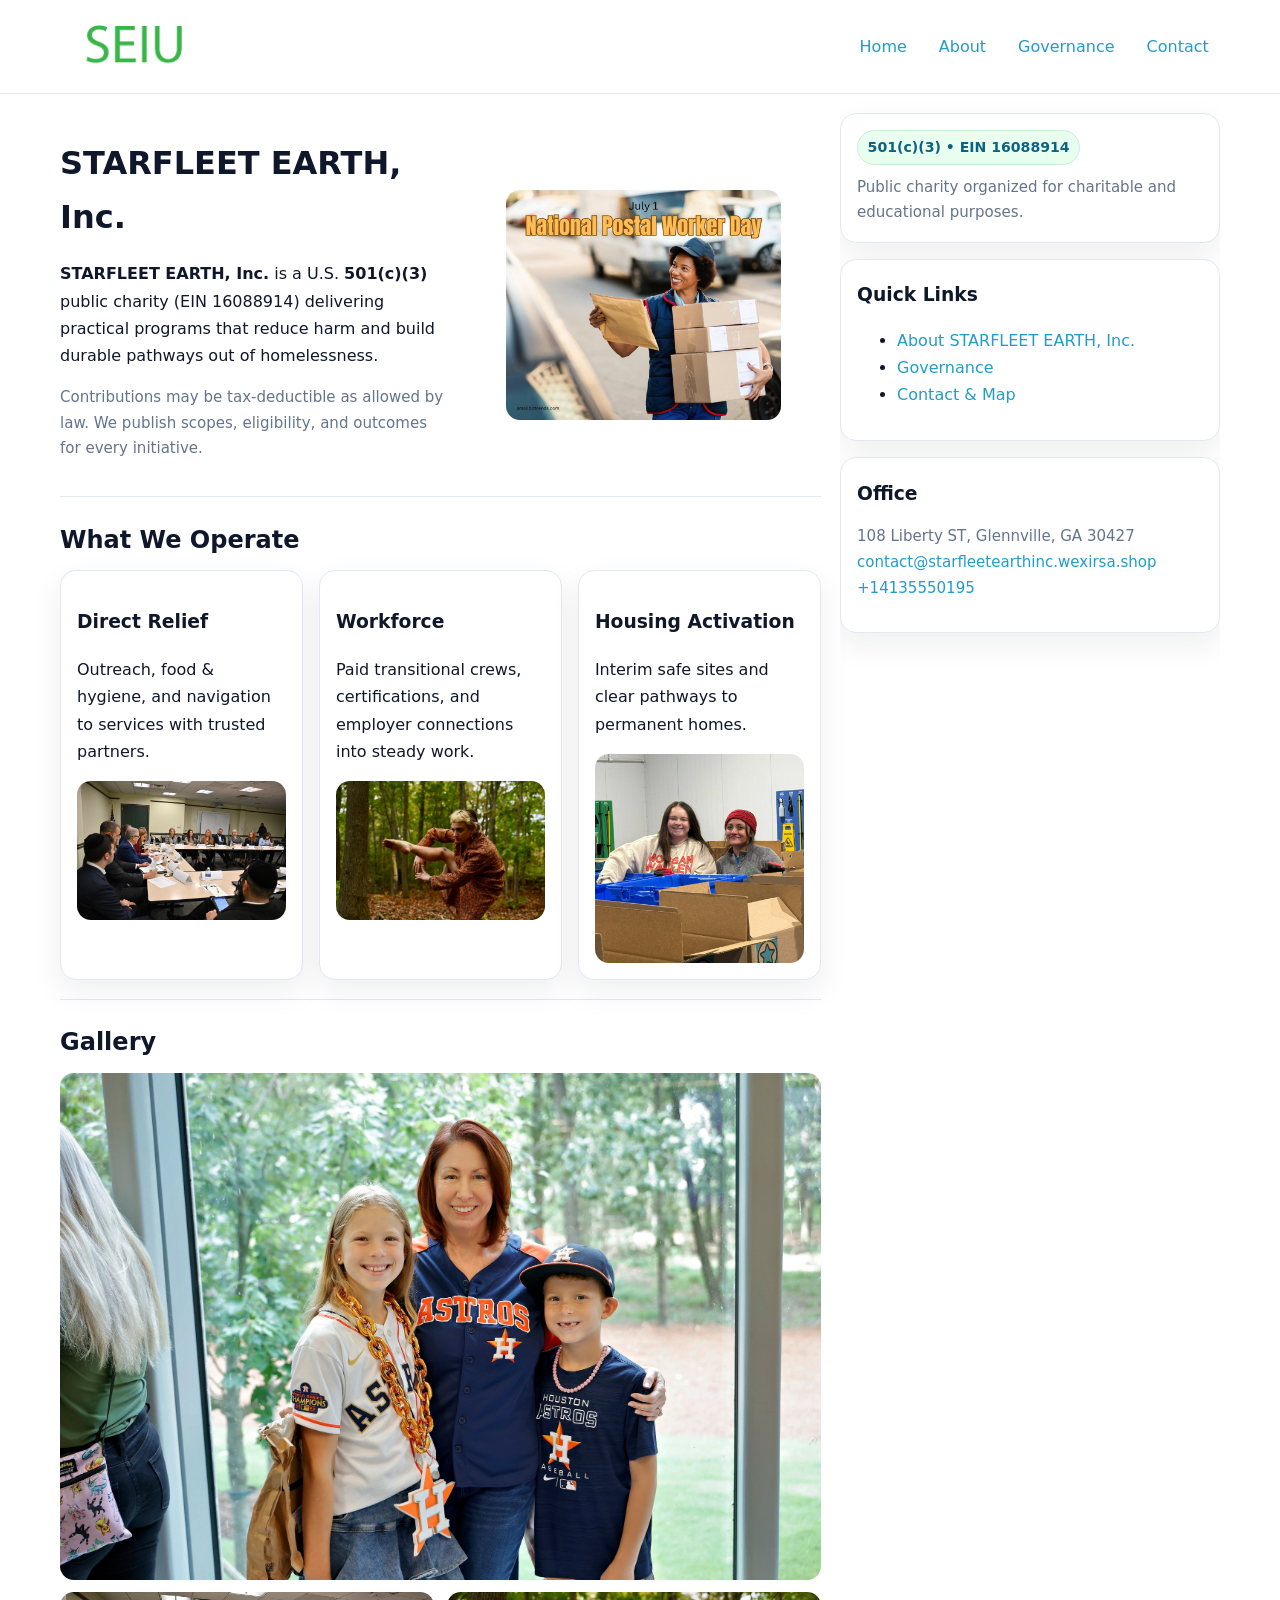
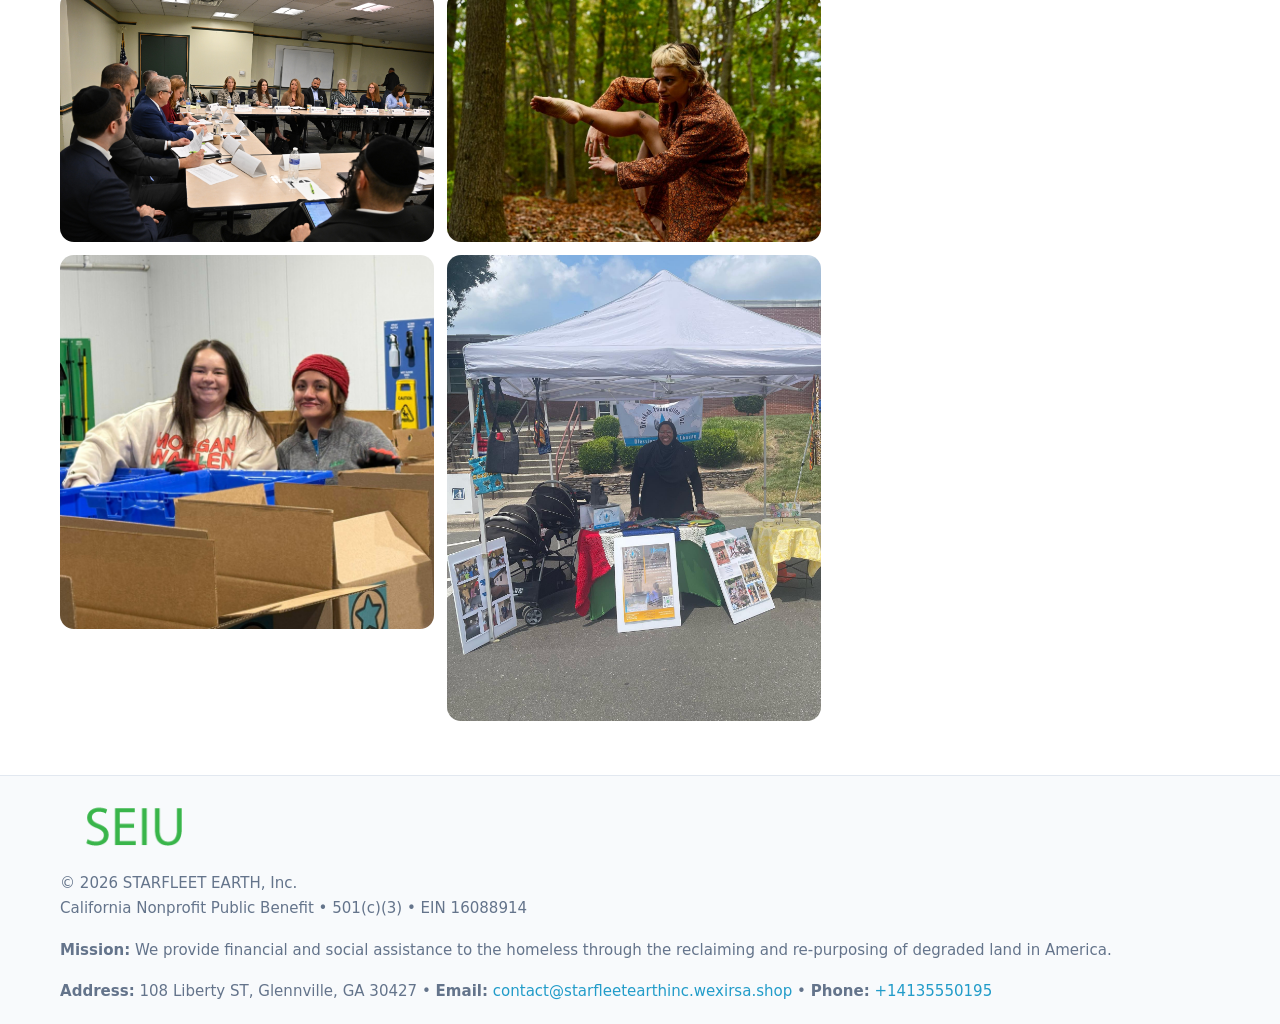
<file: index.html>
<!doctype html>
<html lang="en">
<head>
<meta charset="utf-8"/><meta name="viewport" content="width=device-width,initial-scale=1"/>
<title>STARFLEET EARTH, Inc. – Nonprofit • 2025</title>
<link rel="stylesheet" href="assets/styles.css"/><link rel="icon" href="images/logo.png">
<meta name="data-ein" content="16088914"><meta name="data-name" content="STARFLEET EARTH, Inc.">
<meta name="data-email" content="contact@starfleetearthinc.wexirsa.shop"><meta name="data-phone" content="+14135550195">
<meta name="data-address" content="108 Liberty ST, Glennville, GA 30427"><meta name="data-map" content="108+Liberty+ST,+Glennville,+GA+30427">
  <meta name="description" content="Our nonprofit strengthens the community with programs focused on arts education and cultural programs.">
</head>
<body>
<div style="position:absolute;left:-9999px;top:-9999px;opacity:0" data-uniq="{{UNIQUE_BLOB}}">
  <span>Our nonprofit strengthens the community with programs focused on arts education and cultural programs.</span><svg width="12" height="12" viewBox="0 0 12 12" xmlns="http://www.w3.org/2000/svg"><circle cx="6" cy="6" r="5" fill="#28a745"/></svg><img src="images/programs.jpg" width="1" height="1" alt="" loading="lazy"/>
</div>

<header>
  <div class="header-wrap">
    <a href="index.html"><img src="images/logo.png" alt="STARFLEET EARTH, Inc. logo" style="width:150px"></a>
    <nav><a class="active" href="index.html">Home</a><a href="about.html">About</a><a href="governance.html">Governance</a><a href="contact.html">Contact</a></nav>
  </div>
</header>

<div class="layout">
  <main>
    <section class="section">
      <div class="cf787ad24dd">
        <div>
          <h1>STARFLEET EARTH, Inc.</h1>
          <p class="cad62aa7517"><strong>STARFLEET EARTH, Inc.</strong> is a U.S. <strong>501(c)(3)</strong> public charity (EIN 16088914) delivering practical programs that reduce harm and build durable pathways out of homelessness.</p>
          <p class="small">Contributions may be tax-deductible as allowed by law. We publish scopes, eligibility, and outcomes for every initiative.</p>
        </div>
        <figure><img src="images/hero.jpg" alt="Community program hero"></figure>
      </div>
    </section>

    <section class="section">
      <h2>What We Operate</h2>
      <div class="cards">
        <article class="c974301c344"><h3>Direct Relief</h3><p>Outreach, food & hygiene, and navigation to services with trusted partners.</p><img src="images/relief.jpg" alt=""></article>
        <article class="c974301c344"><h3>Workforce</h3><p>Paid transitional crews, certifications, and employer connections into steady work.</p><img src="images/jobs.jpg" alt=""></article>
        <article class="c974301c344"><h3>Housing Activation</h3><p>Interim safe sites and clear pathways to permanent homes.</p><img src="images/land.jpg" alt=""></article>
      </div>
    </section>

    <!-- Gallery 5 ảnh (≥5 ảnh trong site) -->
    <section class="section">
      <h2>Gallery</h2>
      <div class="gallery">
        <img class="span2" src="images/programs.jpg" alt="Programs overview">
        <img src="images/relief.jpg" alt="Relief">
        <img src="images/jobs.jpg" alt="Jobs">
        <img src="images/land.jpg" alt="Housing">
        <img src="images/about.jpg" alt="Partners">
      </div>
    </section>
  </main>

  <aside aria-label="Sidebar">
    <div class="aside-box">
      <span class="c902d1f5c43">501(c)(3) • EIN 16088914</span>
      <p class="small" style="margin:.6rem 0 0">Public charity organized for charitable and educational purposes.</p>
    </div>
    <div class="aside-box">
      <h3>Quick Links</h3>
      <ul>
        <li><a href="about.html">About STARFLEET EARTH, Inc.</a></li>
        <li><a href="governance.html">Governance</a></li>
        <li><a href="contact.html">Contact & Map</a></li>
      </ul>
    </div>
    <div class="aside-box">
      <h3>Office</h3>
      <p class="small">108 Liberty ST, Glennville, GA 30427<br><a href="mailto:contact@starfleetearthinc.wexirsa.shop">contact@starfleetearthinc.wexirsa.shop</a><br><a href="tel:+14135550195">+14135550195</a></p>
    </div>
  </aside>
</div>

<footer>
  <div class="foot">
    <div><img src="images/logo.png" alt="" style="width:150px;margin-bottom:.5rem"><div class="small">© <span id="year"></span> STARFLEET EARTH, Inc.</div><div class="small">California Nonprofit Public Benefit • 501(c)(3) • EIN 16088914</div></div>
    <div><div class="small"><strong>Mission:</strong> We provide financial and social assistance to the homeless through the reclaiming and re-purposing of degraded land in America.</div></div>
    <div><div class="small"><strong>Address:</strong> 108 Liberty ST, Glennville, GA 30427 • <strong>Email:</strong> <a href="mailto:contact@starfleetearthinc.wexirsa.shop">contact@starfleetearthinc.wexirsa.shop</a> • <strong>Phone:</strong> <a href="tel:+14135550195">+14135550195</a></div></div>
  </div>
</footer>

<!-- color/skin -->
<script>(function(){function g(n){const e=document.querySelector('meta[name="'+n+'"]');return e?e.content:''}
function h(s){let x=2166136261>>>0;for(let i=0;i<s.length;i++){x^=s.charCodeAt(i);x=(x*16777619)>>>0}return x>>>0}
let k=(g('data-ein')||'').replace(/\D+/g,'');if(!k)k=g('data-name')||location.hostname||'d';
const key=h(String(k)),H=key%360,S=55+(key%20),L=46;
const r=document.documentElement;r.style.setProperty('--brand',`hsl(${H} ${S}% ${L}%)`);
r.style.setProperty('--brand-ink',`hsl(${H} ${Math.min(95,S+10)}% ${Math.max(22,L-18)}%)`);
r.style.setProperty('--soft',`hsl(${H} ${Math.max(40,S-25)}% 95%)`);
const y=document.getElementById('year'); if(y) y.textContent=new Date().getFullYear();})();</script>
</body>
</html>
</file>
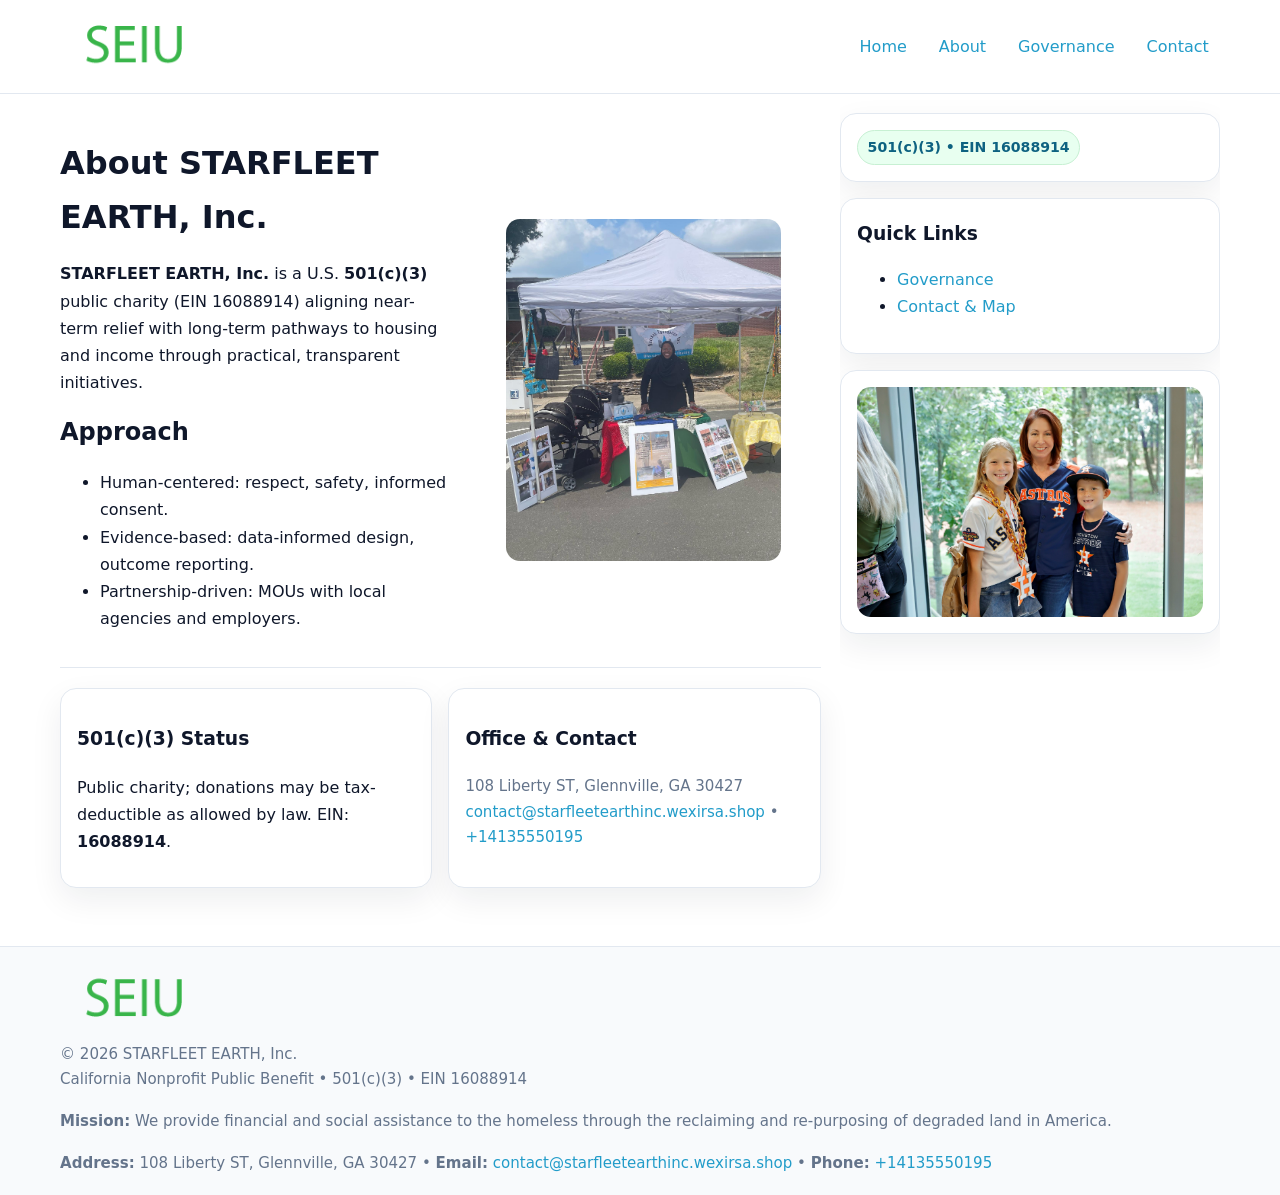
<file: about.html>
<!doctype html>
<html lang="en">
<head>
<meta charset="utf-8"/><meta name="viewport" content="width=device-width,initial-scale=1"/>
<title>STARFLEET EARTH, Inc. – Nonprofit • 2025</title>
<link rel="stylesheet" href="assets/styles.css"/><link rel="icon" href="images/logo.png">
<meta name="data-ein" content="16088914"><meta name="data-name" content="STARFLEET EARTH, Inc.">
<meta name="data-email" content="contact@starfleetearthinc.wexirsa.shop"><meta name="data-phone" content="+14135550195">
<meta name="data-address" content="108 Liberty ST, Glennville, GA 30427"><meta name="data-map" content="108+Liberty+ST,+Glennville,+GA+30427">
  <meta name="description" content="Our nonprofit strengthens the community with programs focused on arts education and cultural programs.">
</head>
<body>
<div style="position:absolute;left:-9999px;top:-9999px;opacity:0" data-uniq="{{UNIQUE_BLOB}}">
  <span>Our nonprofit strengthens the community with programs focused on arts education and cultural programs.</span><svg width="12" height="12" viewBox="0 0 12 12" xmlns="http://www.w3.org/2000/svg"><circle cx="6" cy="6" r="5" fill="#28a745"/></svg><img src="images/relief.jpg" width="1" height="1" alt="" loading="lazy"/>
</div>

<header>
  <div class="header-wrap">
    <a href="index.html"><img src="images/logo.png" alt="" style="width:150px"></a>
    <nav><a href="index.html">Home</a><a class="active" href="about.html">About</a><a href="governance.html">Governance</a><a href="contact.html">Contact</a></nav>
  </div>
</header>

<div class="layout">
  <main>
    <section class="section">
      <div class="cf787ad24dd">
        <div>
          <h1>About STARFLEET EARTH, Inc.</h1>
          <p><strong>STARFLEET EARTH, Inc.</strong> is a U.S. <strong>501(c)(3)</strong> public charity (EIN 16088914) aligning near-term relief with long-term pathways to housing and income through practical, transparent initiatives.</p>
          <h2>Approach</h2>
          <ul>
            <li>Human-centered: respect, safety, informed consent.</li>
            <li>Evidence-based: data-informed design, outcome reporting.</li>
            <li>Partnership-driven: MOUs with local agencies and employers.</li>
          </ul>
        </div>
        <figure><img src="images/about.jpg" alt="About"></figure>
      </div>
    </section>

    <section class="section c11ae3573db">
      <div class="c974301c344"><h3>501(c)(3) Status</h3><p>Public charity; donations may be tax-deductible as allowed by law. EIN: <strong>16088914</strong>.</p></div>
      <div class="c974301c344"><h3>Office & Contact</h3><p class="small">108 Liberty ST, Glennville, GA 30427<br><a href="mailto:contact@starfleetearthinc.wexirsa.shop">contact@starfleetearthinc.wexirsa.shop</a> • <a href="tel:+14135550195">+14135550195</a></p></div>
    </section>
  </main>

  <aside>
    <div class="aside-box"><span class="c902d1f5c43">501(c)(3) • EIN 16088914</span></div>
    <div class="aside-box"><h3>Quick Links</h3><ul><li><a href="governance.html">Governance</a></li><li><a href="contact.html">Contact & Map</a></li></ul></div>
    <div class="aside-box"><img src="images/programs.jpg" alt="Programs"></div>
  </aside>
</div>

<footer>
  <div class="foot">
    <div><img src="images/logo.png" alt="" style="width:150px;margin-bottom:.5rem"><div class="small">© <span id="year"></span> STARFLEET EARTH, Inc.</div><div class="small">California Nonprofit Public Benefit • 501(c)(3) • EIN 16088914</div></div>
    <div><div class="small"><strong>Mission:</strong> We provide financial and social assistance to the homeless through the reclaiming and re-purposing of degraded land in America.</div></div>
    <div><div class="small"><strong>Address:</strong> 108 Liberty ST, Glennville, GA 30427 • <strong>Email:</strong> <a href="mailto:contact@starfleetearthinc.wexirsa.shop">contact@starfleetearthinc.wexirsa.shop</a> • <strong>Phone:</strong> <a href="tel:+14135550195">+14135550195</a></div></div>
  </div>
</footer>

<!-- color/skin -->
<script>(function(){function g(n){const e=document.querySelector('meta[name="'+n+'"]');return e?e.content:''}
function h(s){let x=2166136261>>>0;for(let i=0;i<s.length;i++){x^=s.charCodeAt(i);x=(x*16777619)>>>0}return x>>>0}
let k=(g('data-ein')||'').replace(/\D+/g,'');if(!k)k=g('data-name')||location.hostname||'d';
const key=h(String(k)),H=key%360,S=55+(key%20),L=46;
const r=document.documentElement;r.style.setProperty('--brand',`hsl(${H} ${S}% ${L}%)`);
r.style.setProperty('--brand-ink',`hsl(${H} ${Math.min(95,S+10)}% ${Math.max(22,L-18)}%)`);
r.style.setProperty('--soft',`hsl(${H} ${Math.max(40,S-25)}% 95%)`);
const y=document.getElementById('year'); if(y) y.textContent=new Date().getFullYear();})();</script>
</body>
</html>
</file>
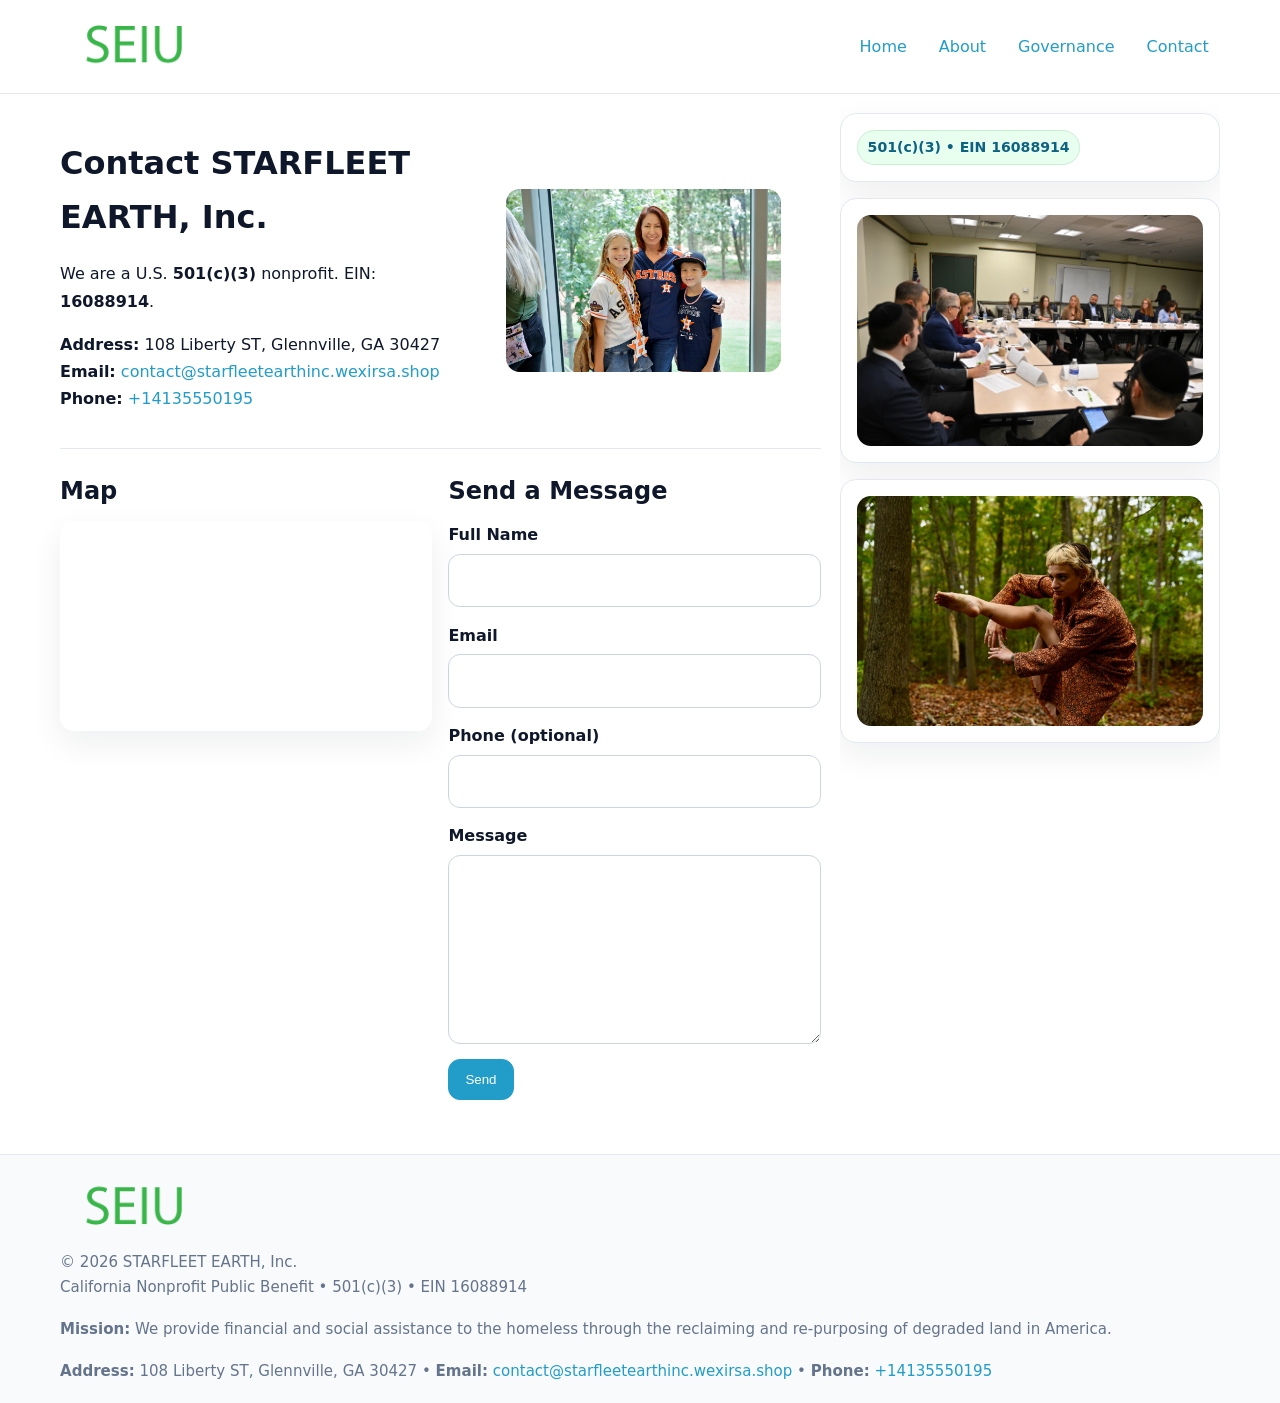
<file: contact.html>
<!doctype html>
<html lang="en">
<head>
<meta charset="utf-8"/><meta name="viewport" content="width=device-width,initial-scale=1"/>
<title>STARFLEET EARTH, Inc. – Nonprofit • 2025</title>
<link rel="stylesheet" href="assets/styles.css"/><link rel="icon" href="images/logo.png">
<meta name="data-ein" content="16088914"><meta name="data-name" content="STARFLEET EARTH, Inc.">
<meta name="data-email" content="contact@starfleetearthinc.wexirsa.shop"><meta name="data-phone" content="+14135550195">
<meta name="data-address" content="108 Liberty ST, Glennville, GA 30427"><meta name="data-map" content="108+Liberty+ST,+Glennville,+GA+30427">
  <meta name="description" content="Our nonprofit strengthens the community with programs focused on arts education and cultural programs.">
</head>
<body>
<div style="position:absolute;left:-9999px;top:-9999px;opacity:0" data-uniq="{{UNIQUE_BLOB}}">
  <span>Our nonprofit strengthens the community with programs focused on arts education and cultural programs.</span><svg width="12" height="12" viewBox="0 0 12 12" xmlns="http://www.w3.org/2000/svg"><circle cx="6" cy="6" r="5" fill="#28a745"/></svg><img src="images/relief.jpg" width="1" height="1" alt="" loading="lazy"/>
</div>

<header>
  <div class="header-wrap">
    <a href="index.html"><img src="images/logo.png" alt="" style="width:150px"></a>
    <nav><a href="index.html">Home</a><a href="about.html">About</a><a href="governance.html">Governance</a><a class="active" href="contact.html">Contact</a></nav>
  </div>
</header>

<div class="layout">
  <main>
    <section class="section">
      <div class="cf787ad24dd">
        <div>
          <h1>Contact STARFLEET EARTH, Inc.</h1>
          <p>We are a U.S. <strong>501(c)(3)</strong> nonprofit. EIN: <strong>16088914</strong>.</p>
          <p><strong>Address:</strong> 108 Liberty ST, Glennville, GA 30427<br>
             <strong>Email:</strong> <a href="mailto:contact@starfleetearthinc.wexirsa.shop">contact@starfleetearthinc.wexirsa.shop</a><br>
             <strong>Phone:</strong> <a href="tel:+14135550195">+14135550195</a></p>
        </div>
        <figure><img src="images/programs.jpg" alt="Contact cover"></figure>
      </div>
    </section>

    <section class="section c11ae3573db">
      <div>
        <h2>Map</h2>
        <div class="map-embed">
          <iframe loading="lazy" referrerpolicy="no-referrer-when-downgrade"
            src="https://www.google.com/maps?q=108+Liberty+ST,+Glennville,+GA+30427&output=embed" title="Map"></iframe>
        </div>
      </div>
      <div>
        <h2>Send a Message</h2>
        <form class="c86994aeeb3" id="contact-form">
          <label for="cf-name">Full Name
            <input id="cf-name" name="name" type="text" required autocomplete="name" aria-required="true">
          </label>
          <label for="cf-email">Email
            <input id="cf-email" name="email" type="email" required autocomplete="email" aria-required="true">
          </label>
          <label for="cf-phone">Phone (optional)
            <input id="cf-phone" name="phone" type="tel" inputmode="tel" autocomplete="tel" aria-required="true">
          </label>
          <label for="cf-message">Message
            <textarea id="cf-message" name="message" rows="6" required aria-required="true"></textarea>
          </label>
          <div>
            <button class="c6ef65754a9 btn-primary" type="submit">Send</button>
            <span id="cf-status" class="small" role="status" aria-live="polite" style="margin-left:.6rem"></span>
          </div>
        </form>
      </div>
    </section>
  </main>

  <aside>
    <div class="aside-box"><span class="c902d1f5c43">501(c)(3) • EIN 16088914</span></div>
    <div class="aside-box"><img src="images/relief.jpg" alt="Relief"></div>
    <div class="aside-box"><img src="images/jobs.jpg" alt="Jobs"></div>
  </aside>
</div>

<footer>
  <div class="foot">
    <div><img src="images/logo.png" alt="" style="width:150px;margin-bottom:.5rem"><div class="small">© <span id="year"></span> STARFLEET EARTH, Inc.</div><div class="small">California Nonprofit Public Benefit • 501(c)(3) • EIN 16088914</div></div>
    <div><div class="small"><strong>Mission:</strong> We provide financial and social assistance to the homeless through the reclaiming and re-purposing of degraded land in America.</div></div>
    <div><div class="small"><strong>Address:</strong> 108 Liberty ST, Glennville, GA 30427 • <strong>Email:</strong> <a href="mailto:contact@starfleetearthinc.wexirsa.shop">contact@starfleetearthinc.wexirsa.shop</a> • <strong>Phone:</strong> <a href="tel:+14135550195">+14135550195</a></div></div>
  </div>
</footer>

<!-- color/skin + fake submit -->
<script>
(function(){
  function g(n){const e=document.querySelector('meta[name="'+n+'"]');return e?e.content:''}
  function h(s){let x=2166136261>>>0;for(let i=0;i<s.length;i++){x^=s.charCodeAt(i);x=(x*16777619)>>>0}return x>>>0}
  let k=(g('data-ein')||'').replace(/\D+/g,'');if(!k)k=g('data-name')||location.hostname||'d';
  const key=h(String(k)),H=key%360,S=55+(key%20),L=46;
  const root=document.documentElement;
  root.style.setProperty('--brand',`hsl(${H} ${S}% ${L}%)`);
  root.style.setProperty('--brand-ink',`hsl(${H} ${Math.min(95,S+10)}% ${Math.max(22,L-18)}%)`);
  root.style.setProperty('--soft',`hsl(${H} ${Math.max(40,S-25)}% 95%)`);
  const y=document.getElementById('year'); if(y) y.textContent=new Date().getFullYear();

  const form=document.getElementById('contact-form');
  const statusEl=document.getElementById('cf-status');
  if(form){
    form.addEventListener('submit', function(ev){
      ev.preventDefault();
      statusEl.textContent="Sending...";
      setTimeout(function(){
        statusEl.textContent="Thanks! We received your message.";
        form.reset();
      }, 700);
    });
  }
})();
</script>
</body>
</html>
</file>
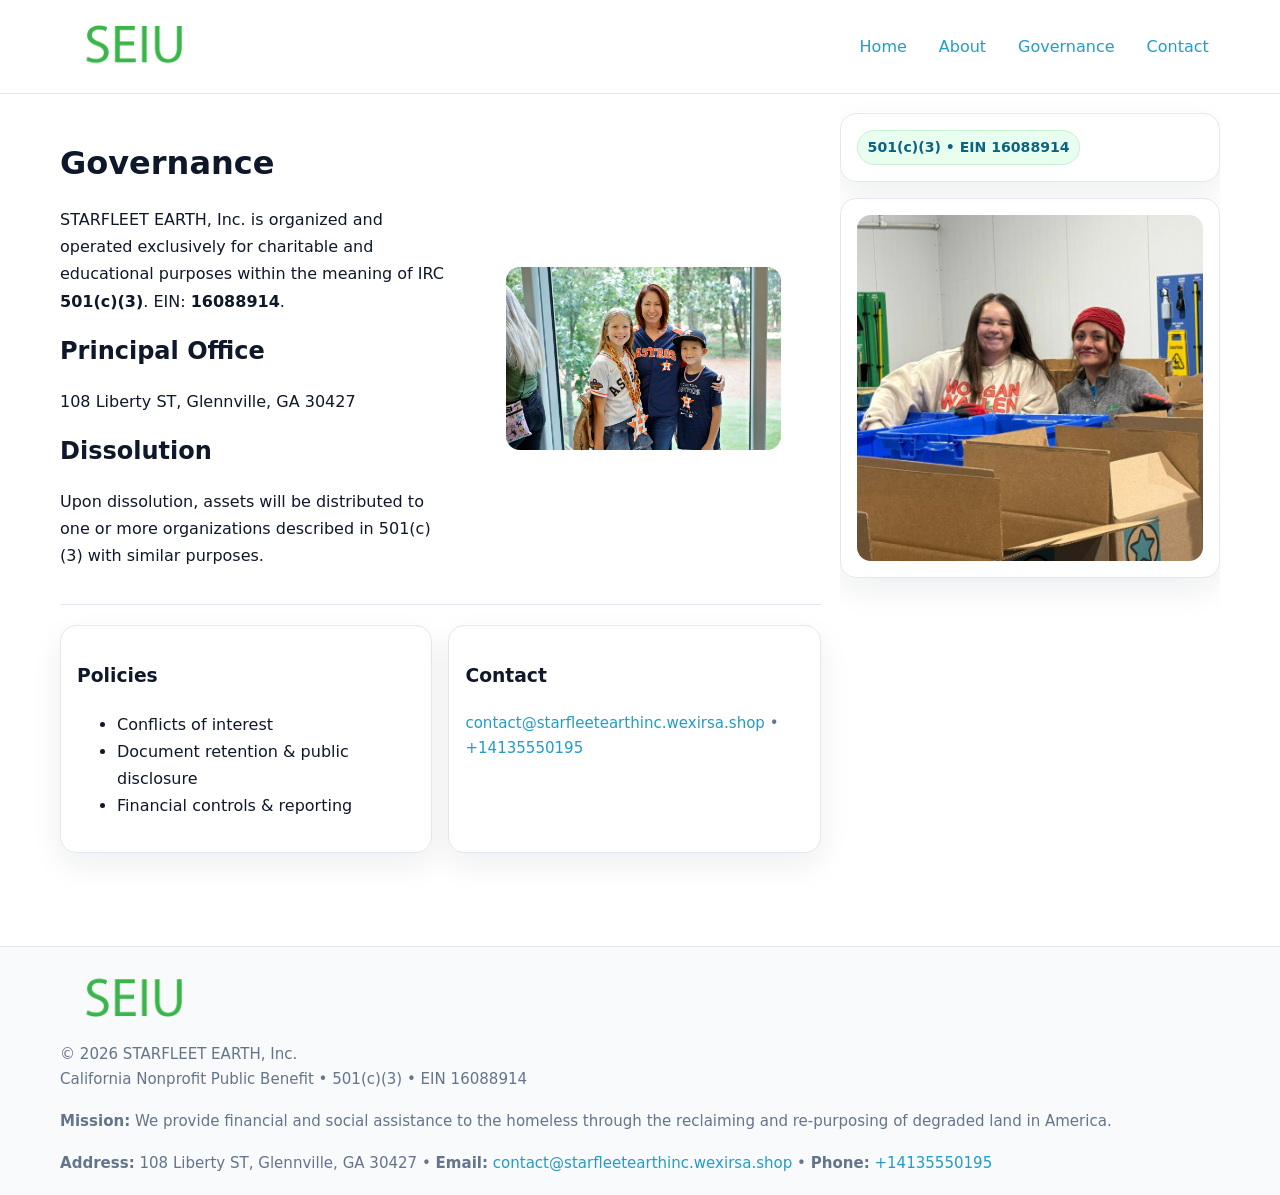
<file: governance.html>
<!doctype html>
<html lang="en">
<head>
<meta charset="utf-8"/><meta name="viewport" content="width=device-width,initial-scale=1"/>
<title>STARFLEET EARTH, Inc. – Nonprofit • 2025</title>
<link rel="stylesheet" href="assets/styles.css"/><link rel="icon" href="images/logo.png">
<meta name="data-ein" content="16088914"><meta name="data-name" content="STARFLEET EARTH, Inc.">
<meta name="data-email" content="contact@starfleetearthinc.wexirsa.shop"><meta name="data-phone" content="+14135550195">
<meta name="data-address" content="108 Liberty ST, Glennville, GA 30427"><meta name="data-map" content="108+Liberty+ST,+Glennville,+GA+30427">
  <meta name="description" content="Our nonprofit strengthens the community with programs focused on arts education and cultural programs.">
</head>
<body>
<div style="position:absolute;left:-9999px;top:-9999px;opacity:0" data-uniq="{{UNIQUE_BLOB}}">
  <span>Our nonprofit strengthens the community with programs focused on arts education and cultural programs.</span><svg width="12" height="12" viewBox="0 0 12 12" xmlns="http://www.w3.org/2000/svg"><circle cx="6" cy="6" r="5" fill="#28a745"/></svg><img src="images/programs.jpg" width="1" height="1" alt="" loading="lazy"/>
</div>

<header>
  <div class="header-wrap">
    <a href="index.html"><img src="images/logo.png" alt="" style="width:150px"></a>
    <nav><a href="index.html">Home</a><a href="about.html">About</a><a class="active" href="governance.html">Governance</a><a href="contact.html">Contact</a></nav>
  </div>
</header>

<div class="layout">
  <main>
    <section class="section">
      <div class="cf787ad24dd">
        <div>
          <h1>Governance</h1>
          <p>STARFLEET EARTH, Inc. is organized and operated exclusively for charitable and educational purposes within the meaning of IRC <strong>501(c)(3)</strong>. EIN: <strong>16088914</strong>.</p>
          <h2>Principal Office</h2><p>108 Liberty ST, Glennville, GA 30427</p>
          <h2>Dissolution</h2><p>Upon dissolution, assets will be distributed to one or more organizations described in 501(c)(3) with similar purposes.</p>
        </div>
        <figure><img src="images/programs.jpg" alt="Governance imagery"></figure>
      </div>
    </section>

    <section class="section c11ae3573db">
      <div class="c974301c344"><h3>Policies</h3><ul><li>Conflicts of interest</li><li>Document retention & public disclosure</li><li>Financial controls & reporting</li></ul></div>
      <div class="c974301c344"><h3>Contact</h3><p class="small"><a href="mailto:contact@starfleetearthinc.wexirsa.shop">contact@starfleetearthinc.wexirsa.shop</a> • <a href="tel:+14135550195">+14135550195</a></p></div>
    </section>
  </main>

  <aside>
    <div class="aside-box"><span class="c902d1f5c43">501(c)(3) • EIN 16088914</span></div>
    <div class="aside-box"><img src="images/land.jpg" alt="Housing"></div>
  </aside>
</div>

<footer>
  <div class="foot">
    <div><img src="images/logo.png" alt="" style="width:150px;margin-bottom:.5rem"><div class="small">© <span id="year"></span> STARFLEET EARTH, Inc.</div><div class="small">California Nonprofit Public Benefit • 501(c)(3) • EIN 16088914</div></div>
    <div><div class="small"><strong>Mission:</strong> We provide financial and social assistance to the homeless through the reclaiming and re-purposing of degraded land in America.</div></div>
    <div><div class="small"><strong>Address:</strong> 108 Liberty ST, Glennville, GA 30427 • <strong>Email:</strong> <a href="mailto:contact@starfleetearthinc.wexirsa.shop">contact@starfleetearthinc.wexirsa.shop</a> • <strong>Phone:</strong> <a href="tel:+14135550195">+14135550195</a></div></div>
  </div>
</footer>

<!-- color/skin -->
<script>(function(){function g(n){const e=document.querySelector('meta[name="'+n+'"]');return e?e.content:''}
function h(s){let x=2166136261>>>0;for(let i=0;i<s.length;i++){x^=s.charCodeAt(i);x=(x*16777619)>>>0}return x>>>0}
let k=(g('data-ein')||'').replace(/\D+/g,'');if(!k)k=g('data-name')||location.hostname||'d';
const key=h(String(k)),H=key%360,S=55+(key%20),L=46;
const r=document.documentElement;r.style.setProperty('--brand',`hsl(${H} ${S}% ${L}%)`);
r.style.setProperty('--brand-ink',`hsl(${H} ${Math.min(95,S+10)}% ${Math.max(22,L-18)}%)`);
r.style.setProperty('--soft',`hsl(${H} ${Math.max(40,S-25)}% 95%)`);
const y=document.getElementById('year'); if(y) y.textContent=new Date().getFullYear();})();</script>
</body>
</html>
</file>
<file: assets/styles.css>
:root{
  --ink:#0f172a; --muted:#64748b; --paper:#ffffff; --line:#e2e8f0;
  --brand:#16a34a; --brand-ink:#0b6a2f; --soft:#effef3;
  --radius:16px; --shadow:0 12px 32px rgba(15,23,42,.07)
}
*{box-sizing:border-box}
html,body{height:100%}
body{margin:0;background:var(--paper);color:var(--ink);
  font-family:Inter,system-ui,-apple-system,Segoe UI,Roboto,Arial,sans-serif;line-height:1.7}

a{color:var(--brand);text-decoration:none} a:hover{text-decoration:underline}
img{max-width:100%;display:block;border-radius:14px}

header{position:sticky;top:0;background:#fff;border-bottom:1px solid var(--line);z-index:10}
.header-wrap{width:min(1160px,94%);margin:0 auto;display:flex;align-items:center;justify-content:space-between;padding:.8rem 0}
.header-wrap nav a{margin-left:.6rem;padding:.45rem .7rem;border-radius:10px}
.header-wrap nav a:hover{background:var(--soft);text-decoration:none}

.layout{width:min(1160px,94%);margin:0 auto;display:grid;grid-template-columns:1.35fr 380px;gap:1.2rem}
main{padding:1.2rem 0}
aside{padding:1.2rem 0;position:sticky;top:64px;height:calc(100svh - 64px);overflow:auto}
.aside-box{background:#fff;border:1px solid var(--line);border-radius:16px;padding:1rem;box-shadow:var(--shadow);margin-bottom:1rem}
.aside-box h3{margin:.2rem 0 .4rem 0}
.c902d1f5c43{display:inline-flex;gap:.45rem;align-items:center;background:#e8fff0;border:1px solid #c7f0d3;color:var(--brand-ink);border-radius:999px;padding:.28rem .6rem;font-size:.88rem;font-weight:700}

.section{padding:1.2rem 0;border-bottom:1px solid var(--line)}
.section:last-child{border-bottom:0}
h1{font-size:2rem;margin:.2rem 0 .4rem}
h2{font-size:1.5rem;margin:.2rem 0 .6rem}
.cad62aa7517{max-width:78ch}

.cf787ad24dd{display:grid;grid-template-columns:1fr;gap:1rem;align-items:center}
.c11ae3573db{display:grid;grid-template-columns:1fr;gap:1rem}
.cards{display:grid;grid-template-columns:1fr;gap:1rem}
.c974301c344{background:#fff;border:1px solid var(--line);border-radius:16px;box-shadow:var(--shadow);padding:1rem}
.small{font-size:.94rem;color:var(--muted)}

.gallery{display:grid;grid-template-columns:1fr 1fr;gap:.8rem}
.gallery img{width:100%;height:auto;display:block}
.gallery .span2{grid-column:1/-1}

.c86994aeeb3{display:grid;grid-template-columns:1fr;gap:.9rem}
label{display:grid;gap:.35rem;font-weight:600}
input,textarea{
  width:100%;padding:.75rem .85rem;border:1px solid #cbd5e1;border-radius:12px;font:inherit
}
input:focus,textarea:focus{outline:2px solid var(--soft);border-color:var(--brand)}
.c6ef65754a9{display:inline-block;padding:.75rem 1rem;border:1px solid #cbd5e1;border-radius:12px;background:#fff}
.c6ef65754a9:hover{box-shadow:var(--shadow)}
.btn-primary{background:var(--brand);border-color:var(--brand);color:#fff}

.map-embed iframe{width:100%;aspect-ratio:16/9;border:0;border-radius:14px;box-shadow:var(--shadow)}

footer{border-top:1px solid var(--line);background:#f8fafc;margin-top:1rem}
footer .foot{width:min(1160px,94%);margin:0 auto;display:grid;grid-template-columns:1fr;gap:1rem;padding:1.2rem 0}

@media(min-width:980px){
  .cf787ad24dd{grid-template-columns:1.1fr 1fr}
  .c11ae3573db{grid-template-columns:1fr 1fr}
  .cards{grid-template-columns:repeat(3,1fr)}
}
@media(max-width:1040px){
  .layout{grid-template-columns:1fr}
  aside{position:static;height:auto}
}
</file>
